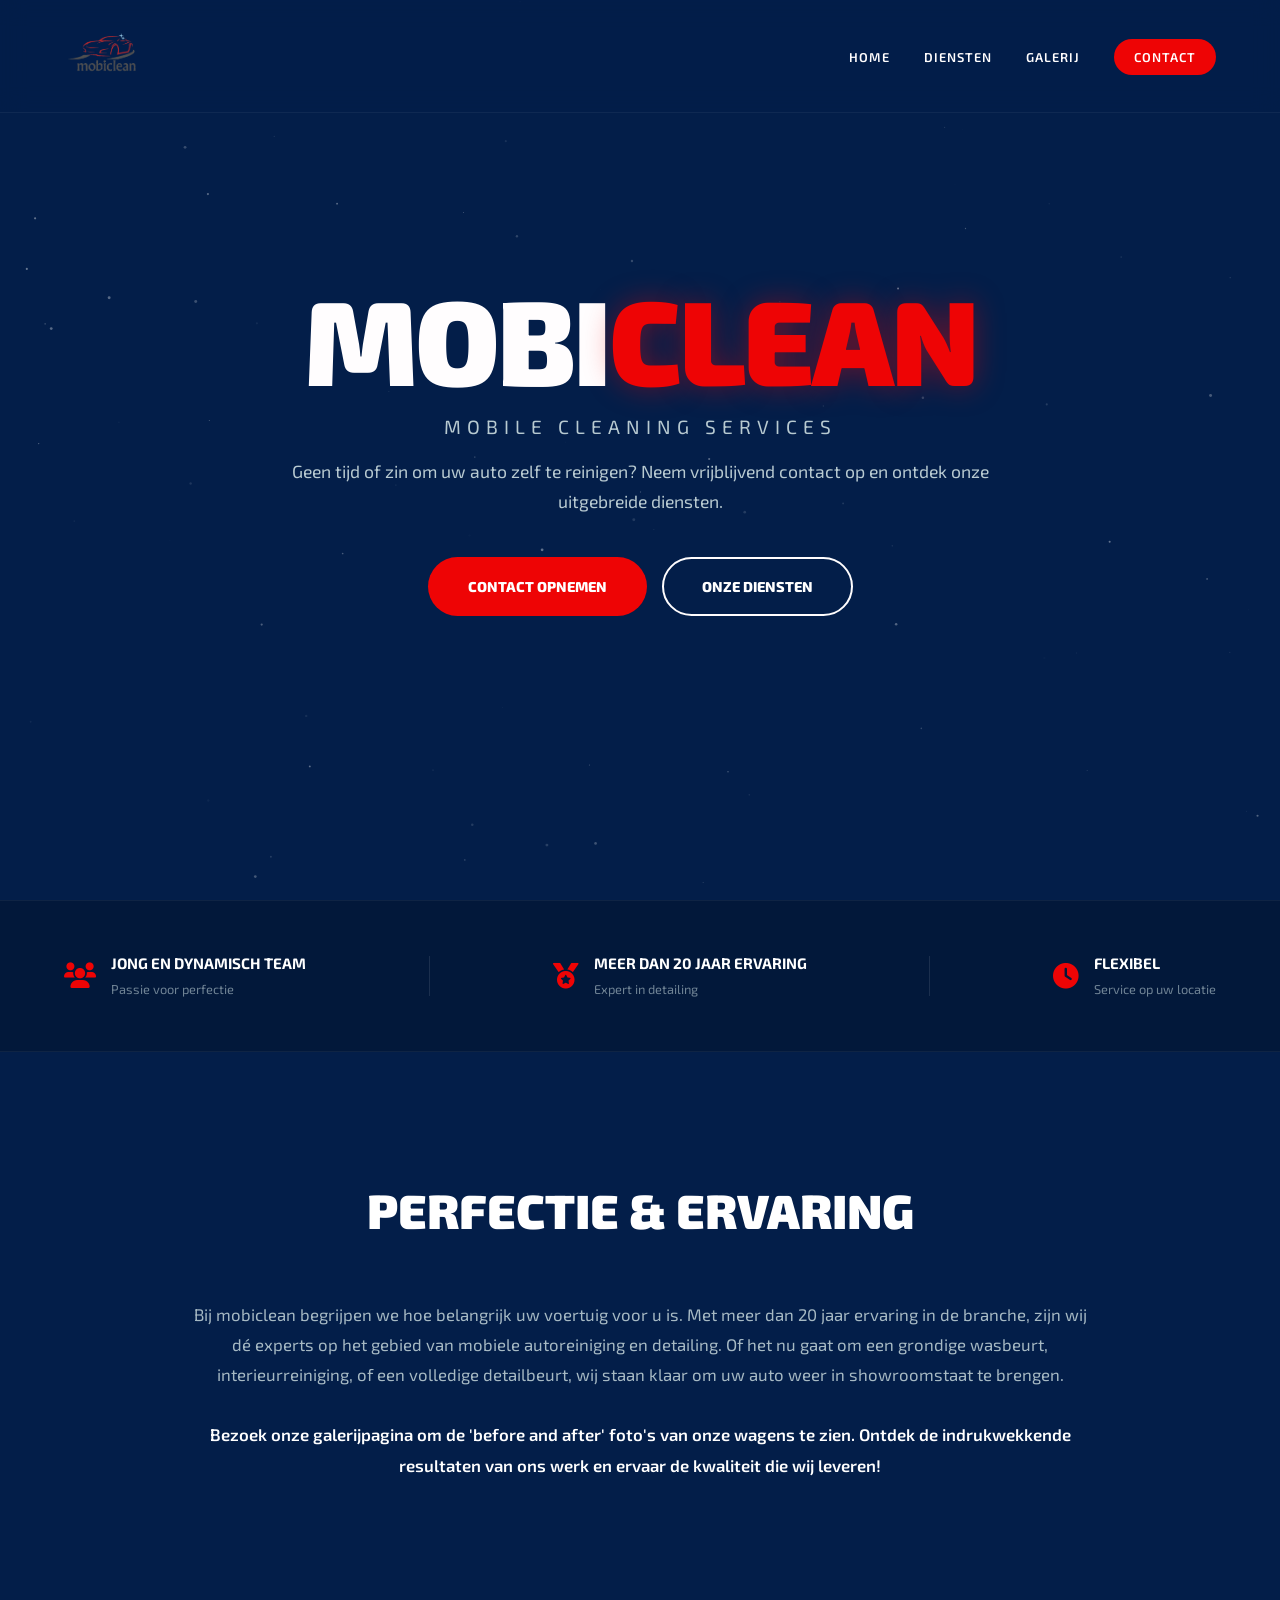
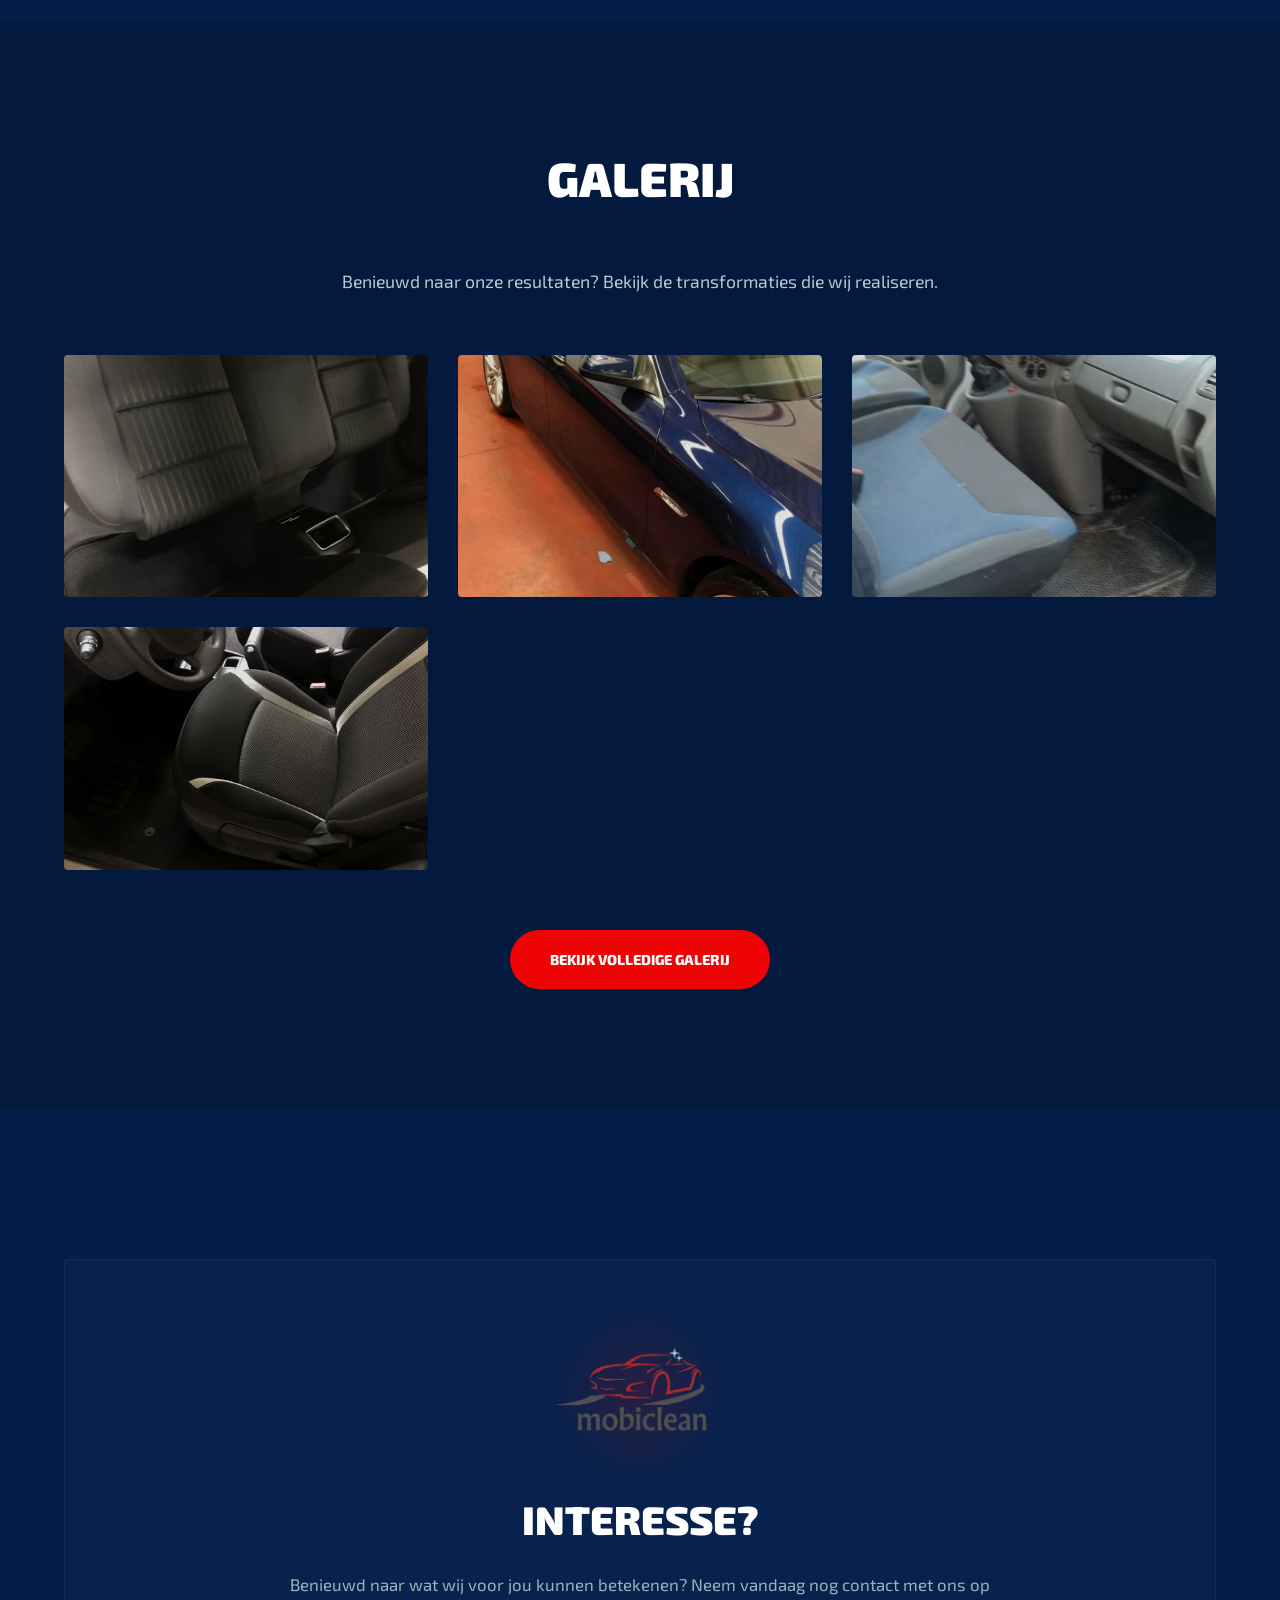
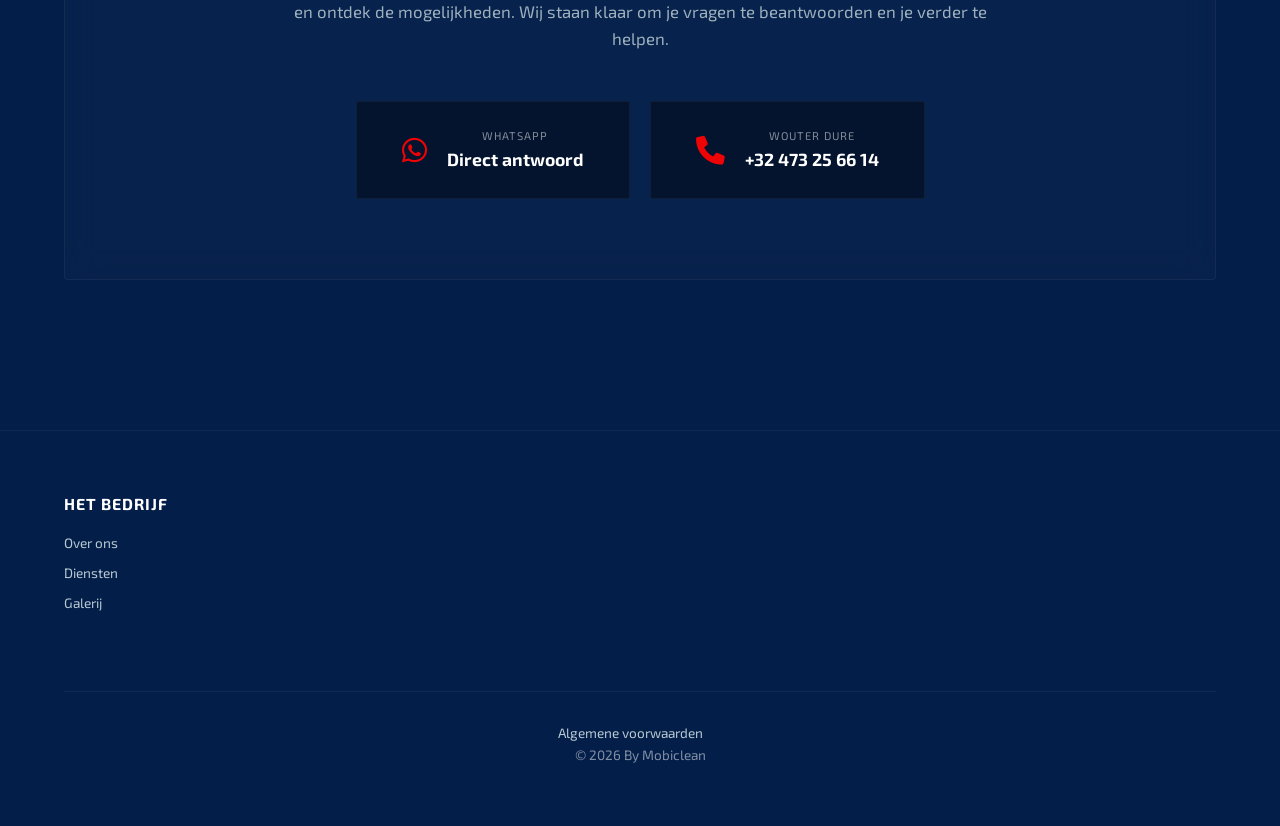
<file: index.html>
<!DOCTYPE html>
<html lang="nl">
<head>
    <meta charset="UTF-8">
    <meta name="viewport" content="width=device-width, initial-scale=1.0">
    <title>Mobiclean | Premium Mobile Detailing</title>
    <link href="https://fonts.googleapis.com/css2?family=Exo+2:wght@400;600;800;900&family=Montserrat:wght@300;400;700&display=swap" rel="stylesheet">
    <link rel="stylesheet" href="https://cdnjs.cloudflare.com/ajax/libs/font-awesome/6.0.0/css/all.min.css">
    <link rel="stylesheet" href="css\style.css">
</head>
<body>

<header class="header">
    <div class="container header-inner">
        <div class="logo">
            <img src="assets/images/logo.png" alt="Mobiclean Logo">
        </div>
        <nav class="nav">
            <a href="#home">Home</a>
            <a href="#diensten">Diensten</a>
            <a href="gallery.html">Galerij</a>
            <a href="contact.html" class="btn-red-small">Contact</a>
        </nav>
    </div>
</header>

<main>
    <section id="home" class="hero">
        <canvas id="heroParticles"></canvas>
        <div class="hero-content">
            <h1 class="reveal">MOBI<span class="text-red">CLEAN</span></h1>
            <p class="reveal subtitle">Mobile cleaning services</p>
            <p class="reveal hero-description">Geen tijd of zin om uw auto zelf te reinigen? Neem vrijblijvend contact op en ontdek onze uitgebreide diensten.</p>
            <div class="hero-btns reveal">
                <a href="contact.html" class="btn-red">Contact opnemen</a>
                <a href="#diensten" class="btn-outline">Onze diensten</a>
            </div>
        </div>
        <div class="scroll-indicator"></div>
    </section>

    <section class="brand-strip">
        <div class="container strip-inner">
            <div class="strip-item reveal">
                <span class="strip-icon"><i class="fa-solid fa-users"></i></span>
                <div class="strip-text">
                    <strong>Jong en dynamisch team</strong>
                    <span>Passie voor perfectie</span>
                </div>
            </div>
            <div class="strip-divider"></div>
            <div class="strip-item reveal">
                <span class="strip-icon"><i class="fa-solid fa-medal"></i></span>
                <div class="strip-text">
                    <strong>Meer dan 20 jaar ervaring</strong>
                    <span>Expert in detailing</span>
                </div>
            </div>
            <div class="strip-divider"></div>
            <div class="strip-item reveal">
                <span class="strip-icon"><i class="fa-solid fa-clock"></i></span>
                <div class="strip-text">
                    <strong>Flexibel</strong>
                    <span>Service op uw locatie</span>
                </div>
            </div>
        </div>
    </section>

    <section id="diensten" class="services-minimal">
        <div class="container">
            <h2 class="section-title reveal">Perfectie & <span class="text-red">Ervaring</span></h2>
            <div class="intro-text reveal">
                <p>Bij mobiclean begrijpen we hoe belangrijk uw voertuig voor u is. Met meer dan 20 jaar ervaring in de branche, zijn wij dé experts op het gebied van mobiele autoreiniging en detailing. Of het nu gaat om een grondige wasbeurt, interieurreiniging, of een volledige detailbeurt, wij staan klaar om uw auto weer in showroomstaat te brengen.</p>
                <p class="cta-text">Bezoek onze galerijpagina om de 'before and after' foto's van onze wagens te zien. Ontdek de indrukwekkende resultaten van ons werk en ervaar de kwaliteit die wij leveren!</p>
            </div>
        </div>
    </section>

    <section id="galerij" class="gallery-preview">
        <div class="container">
            <h2 class="section-title reveal"><span class="text-red">Galerij</span></h2>
            <p class="gallery-intro reveal">Benieuwd naar onze resultaten? Bekijk de transformaties die wij realiseren.</p>
            
            <div class="preview-grid">
                <div class="preview-item reveal" style="animation-delay: 0.1s">
                    <div class="preview-image">
                        <img src="assets\images\A4\a4-int-back.after.jpg" alt="Audi A4 Detail">
                        <div class="preview-overlay">
                            <span class="preview-label">Audi A4</span>
                        </div>
                    </div>
                </div>
                <div class="preview-item reveal" style="animation-delay: 0.2s">
                    <div class="preview-image">
                        <img src="assets\images\520\520-After.jpg" alt="BMW Detail">
                        <div class="preview-overlay">
                            <span class="preview-label">BMW 520d Touring</span>
                        </div>
                    </div>
                </div>
                <div class="preview-item reveal" style="animation-delay: 0.3s">
                    <div class="preview-image">
                        <img src="assets\images\Trafic\Trafic-int.before.jpg" alt="Renault Trafic">
                        <div class="preview-overlay">
                            <span class="preview-label">Renault Trafic</span>
                        </div>
                    </div>
                </div>
                <div class="preview-item reveal" style="animation-delay: 0.4s">
                    <div class="preview-image">
                        <img src="assets\images\Kangoo\Kangoo-driver.after.webp" alt="Renault Kangoo">
                        <div class="preview-overlay">
                            <span class="preview-label">Renault Kangoo</span>
                        </div>
                    </div>
                </div>
            </div>
            
            <div class="gallery-cta-btn reveal">
                <a href="gallery.html" class="btn-red">Bekijk volledige galerij</a>
            </div>
        </div>
    </section>

    <section id="contact" class="contact-section">
        <div class="container">
            <div class="contact-card reveal">
                <div class="contact-visual">
                    <img src="assets/images/logo.png" alt="Mobiclean Logo" class="contact-logo-img">
                    <div class="glow-ring"></div>
                </div>
                <div class="contact-header">
                    <h2><span class="text-red">Interesse?</span></h2>
                    <p>Benieuwd naar wat wij voor jou kunnen betekenen? Neem vandaag nog contact met ons op en ontdek de mogelijkheden. Wij staan klaar om je vragen te beantwoorden en je verder te helpen.</p>
                </div>
                <div class="contact-grid">
                    <a href="https://wa.me/32473256614" class="contact-method wa-special" target="_blank">
                        <div class="method-icon"><i class="fab fa-whatsapp"></i></div>
                        <div class="method-text"><span>WhatsApp</span><strong>Direct antwoord</strong></div>
                    </a>
                    <a href="tel:+32473256614" class="contact-method">
                        <div class="method-icon"><i class="fa-solid fa-phone"></i></div>
                        <div class="method-text"><span>Wouter Dure</span><strong>+32 473 25 66 14</strong></div>
                    </a>
                </div>
               <!-- <div class="social-links reveal">
                    <h3>Volg ons</h3> 
                    <div class="social-icons">
                        <a href="#" target="_blank" aria-label="Facebook"><i class="fab fa-facebook"></i> Facebook</a>
                        <a href="#" target="_blank" aria-label="Instagram"><i class="fab fa-instagram"></i> Instagram</a>
                    </div> 
                </div> -->
            </div>
        </div>
    </section>
</main>

<footer class="footer">
    <div class="container footer-content">
        <div class="footer-section">
            <h4>Het bedrijf</h4>
            <ul>
                <li><a href="#home">Over ons</a></li>
                <li><a href="#diensten">Diensten</a></li>
                <li><a href="gallery.html">Galerij</a></li>
            </ul>
        </div>
       <!-- <div class="footer-section">
             <h4>Contact</h4>
            <p>Wouter Dure<br>0473 25 66 14</p> 
                    </div>-->
        <div class="footer-bottom">
            <p><a href="terms.html">Algemene voorwaarden</a></p>
            <p>&copy; 2026 By Mobiclean</p>
        </div>
    </div>
</footer>

<script src="js\main.js"></script>
</body>
</html>
</file>
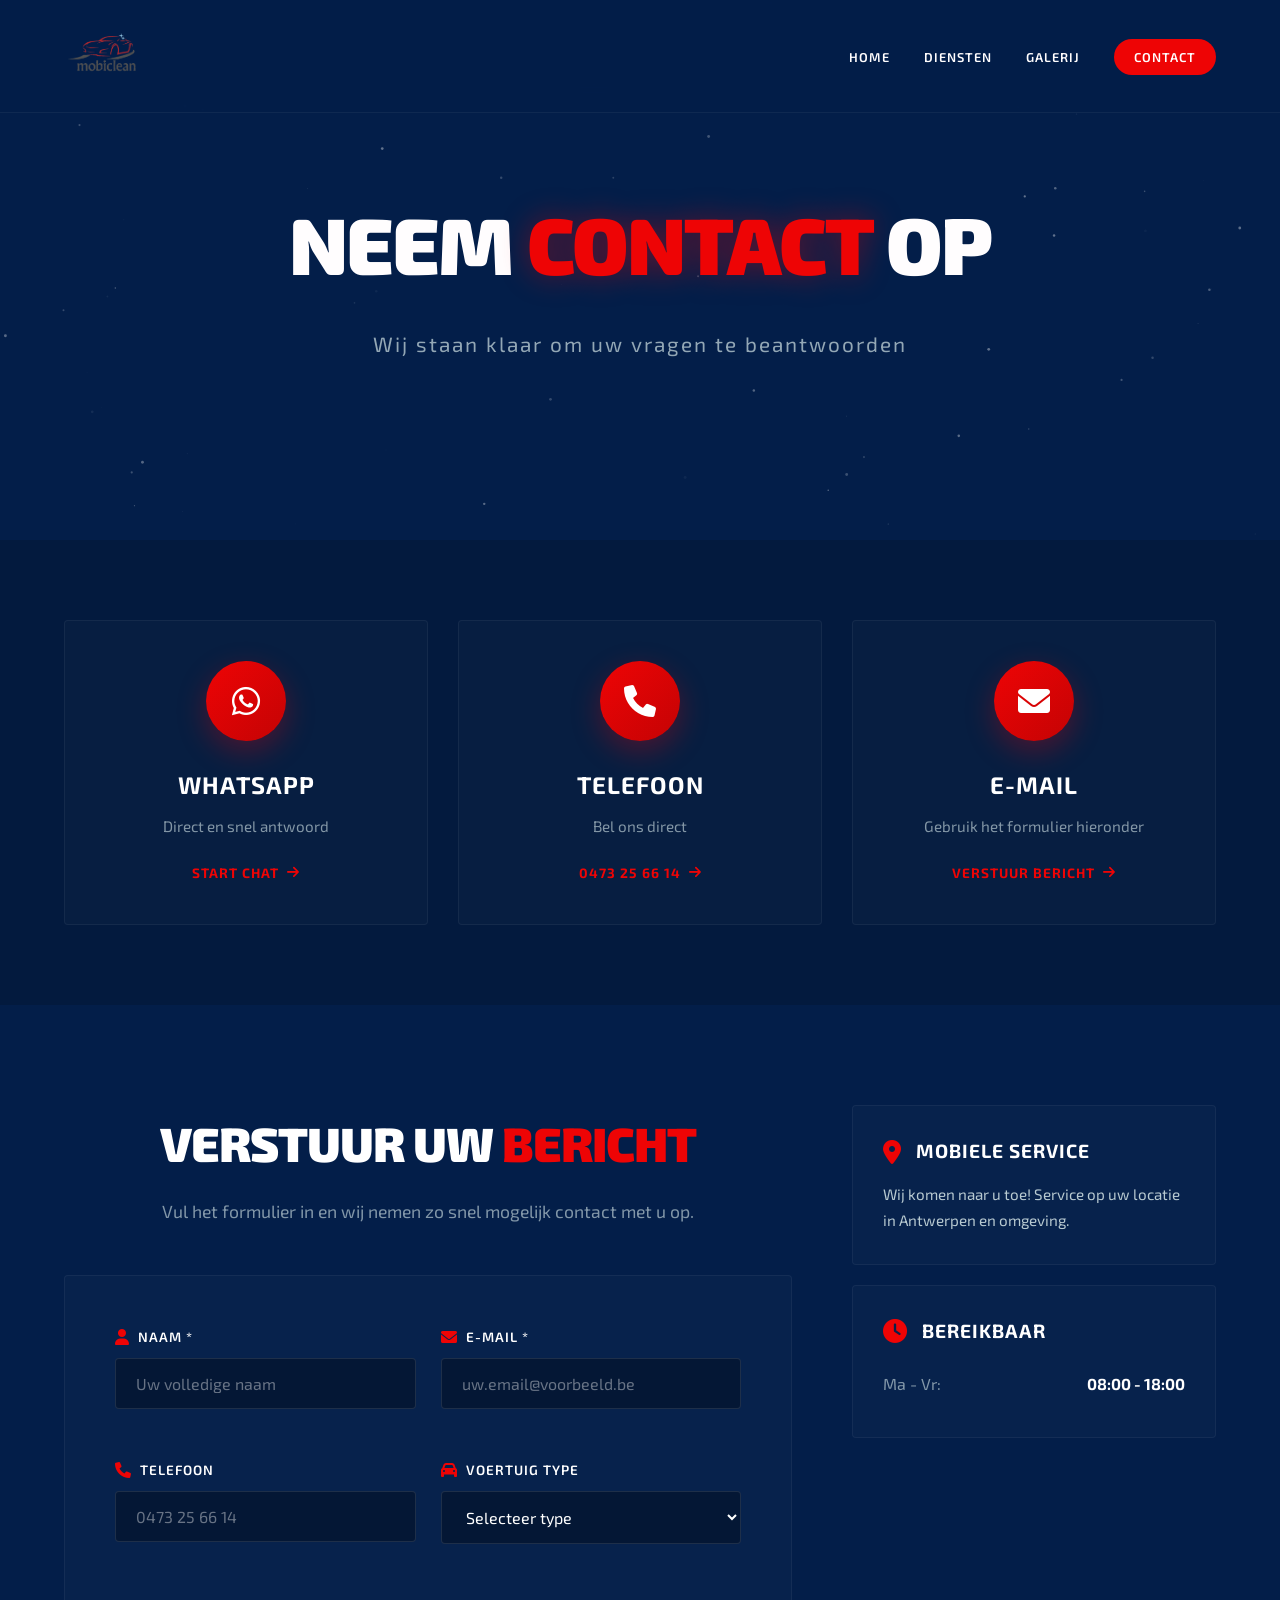
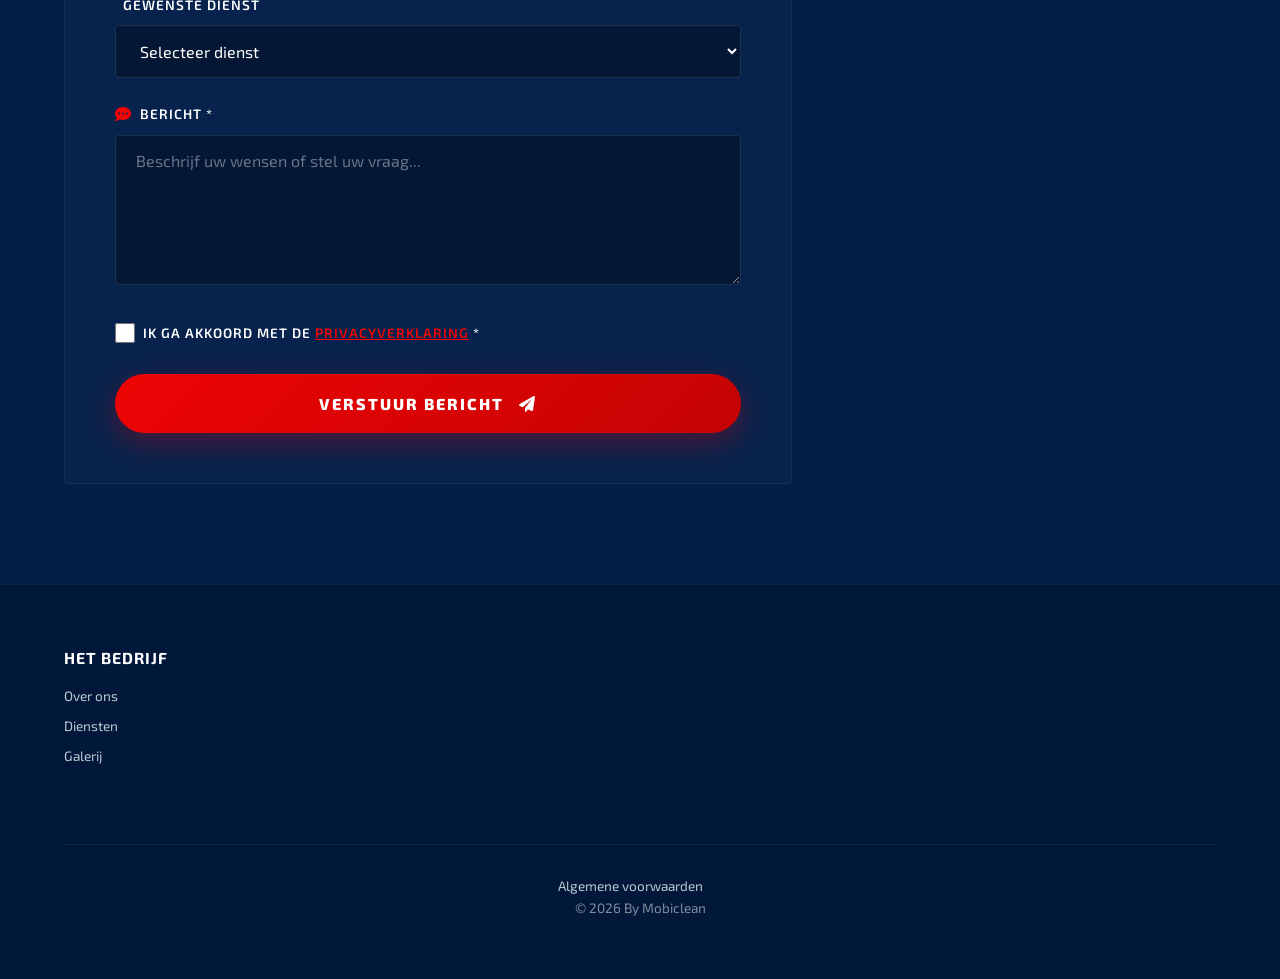
<file: contact.html>
<!DOCTYPE html>
<html lang="nl">
<head>
    <meta charset="UTF-8">
    <meta name="viewport" content="width=device-width, initial-scale=1.0">
    <title>Contact | Mobiclean</title>
    <link href="https://fonts.googleapis.com/css2?family=Exo+2:wght@400;600;800;900&family=Montserrat:wght@300;400;700&display=swap" rel="stylesheet">
    <link rel="stylesheet" href="https://cdnjs.cloudflare.com/ajax/libs/font-awesome/6.0.0/css/all.min.css">
    <link rel="stylesheet" href="css\contact.css">
</head>
<body>

<header class="header">
    <div class="container header-inner">
        <div class="logo">
            <a href="index.html">
                <img src="assets\images\logo.png" alt="Mobiclean Logo">
            </a>
        </div>
        <nav class="nav">
            <a href="index.html#home">Home</a>
            <a href="index.html#diensten">Diensten</a>
            <a href="gallery.html">Galerij</a>
            <a href="contact.html" class="btn-red-small">Contact</a>
        </nav>
    </div>
</header>

<main>
    <!-- Hero Section -->
    <section class="contact-hero">
        <canvas id="contactParticles"></canvas>
        <div class="container">
            <div class="hero-content reveal">
                <h1>Neem <span class="text-red">Contact</span> Op</h1>
                <p>Wij staan klaar om uw vragen te beantwoorden</p>
            </div>
        </div>
    </section>

    <!-- Contact Methods -->
    <section class="contact-methods">
        <div class="container">
            <div class="methods-grid">
                <div class="method-card reveal" style="animation-delay: 0.1s">
                    <div class="method-icon-wrapper">
                        <i class="fab fa-whatsapp"></i>
                    </div>
                    <h3>WhatsApp</h3>
                    <p>Direct en snel antwoord</p>
                    <a href="https://wa.me/32473256614" class="method-link" target="_blank">
                        Start chat <i class="fas fa-arrow-right"></i>
                    </a>
                </div>

                <div class="method-card reveal" style="animation-delay: 0.2s">
                    <div class="method-icon-wrapper">
                        <i class="fas fa-phone"></i>
                    </div>
                    <h3>Telefoon</h3>
                    <p>Bel ons direct</p>
                    <a href="tel:+32473256614" class="method-link">
                        0473 25 66 14 <i class="fas fa-arrow-right"></i>
                    </a>
                </div>

                <div class="method-card reveal" style="animation-delay: 0.3s">
                    <div class="method-icon-wrapper">
                        <i class="fas fa-envelope"></i>
                    </div>
                    <h3>E-mail</h3>
                    <p>Gebruik het formulier hieronder</p>
                    <a href="#contact-form" class="method-link">
                        Verstuur bericht <i class="fas fa-arrow-right"></i>
                    </a>
                </div>
            </div>
        </div>
    </section>

    <!-- Contact Form Section -->
    <section id="contact-form" class="form-section">
        <div class="container">
            <div class="form-container">
                <div class="form-header reveal">
                    <h2>Verstuur uw <span class="text-red">bericht</span></h2>
                    <p>Vul het formulier in en wij nemen zo snel mogelijk contact met u op.</p>
                </div>

                <form id="contactForm" class="contact-form reveal">
                    <div class="form-row">
                        <div class="form-group">
                            <label for="name">
                                <i class="fas fa-user"></i> Naam *
                            </label>
                            <input type="text" id="name" name="name" required placeholder="Uw volledige naam">
                        </div>

                        <div class="form-group">
                            <label for="email">
                                <i class="fas fa-envelope"></i> E-mail *
                            </label>
                            <input type="email" id="email" name="email" required placeholder="uw.email@voorbeeld.be">
                        </div>
                    </div>

                    <div class="form-row">
                        <div class="form-group">
                            <label for="phone">
                                <i class="fas fa-phone"></i> Telefoon
                            </label>
                            <input type="tel" id="phone" name="phone" placeholder="0473 25 66 14">
                        </div>

                        <div class="form-group">
                            <label for="vehicle">
                                <i class="fas fa-car"></i> Voertuig type
                            </label>
                            <select id="vehicle" name="vehicle">
                                <option value="">Selecteer type</option>
                                <option value="sedan">Sedan</option>
                                <option value="suv">SUV</option>
                                <option value="stationwagen">Stationwagen</option>
                                <option value="bestelwagen">Bestelwagen</option>
                                <option value="sport">Sportwagen</option>
                                <option value="anders">Anders</option>
                            </select>
                        </div>
                    </div>

                    <div class="form-group">
                        <label for="service">
                            <i class="fas fa-sparkles"></i> Gewenste dienst
                        </label>
                        <select id="service" name="service">
                            <option value="">Selecteer dienst</option>
                            <option value="interieur">Interieur Detail</option>
                            <option value="exterieur">Exterieur Detail</option>
                            <option value="volledig">Volledig Detail Pakket</option>
                            <option value="polijsten">Polijsten & Lakcorrectie</option>
                            <option value="bescherming">Keramische Bescherming</option>
                            <option value="anders">Anders / Advies nodig</option>
                        </select>
                    </div>

                    <div class="form-group">
                        <label for="message">
                            <i class="fas fa-comment-dots"></i> Bericht *
                        </label>
                        <textarea id="message" name="message" rows="6" required placeholder="Beschrijf uw wensen of stel uw vraag..."></textarea>
                    </div>

                    <div class="form-group checkbox-group">
                        <label class="checkbox-label">
                            <input type="checkbox" id="privacy" name="privacy" required>
                            <span>Ik ga akkoord met de <a href="privacy.html" target="privacy.html">privacyverklaring</a> *</span>
                        </label>
                    </div>

                    <button type="submit" class="btn-submit">
                        <span class="btn-text">Verstuur bericht</span>
                        <span class="btn-icon"><i class="fas fa-paper-plane"></i></span>
                    </button>

                    <div id="formStatus" class="form-status"></div>
                </form>
            </div>

            <!-- Contact Info Sidebar -->
            <div class="contact-info reveal">
                <div class="info-card">
                    <div class="info-header">
                        <i class="fas fa-map-marker-alt"></i>
                        <h3>Mobiele Service</h3>
                    </div>
                    <p>Wij komen naar u toe! Service op uw locatie in Antwerpen en omgeving.</p>
                </div>

                <div class="info-card">
                    <div class="info-header">
                        <i class="fas fa-clock"></i>
                        <h3>Bereikbaar</h3>
                    </div>
                    <ul class="hours-list">
                        <li><span>Ma - Vr:</span> <strong>08:00 - 18:00</strong></li>
                        
                    </ul>
                </div>

               

                <!-- <div class="social-connect">
                    <h4>Volg ons</h4>
                    <div class="social-buttons">
                        <a href="#" target="_blank" class="social-btn facebook">
                            <i class="fab fa-facebook-f"></i>
                        </a>
                        <a href="#" target="_blank" class="social-btn instagram">
                            <i class="fab fa-instagram"></i>
                        </a>
                    </div>
                </div> -->
            </div>
        </div>
    </section>

    <!-- Map Section (Optional) -->
   <!-- <section class="map-section">
        <div class="container">
            <div class="map-info reveal">
                <h3>Werkgebied</h3>
                <p>Wij bedienen Antwerpen en omliggende regio's binnen een straal van 30km.</p>
            </div>
        </div>
    </section> -->
</main>

<footer class="footer">
    <div class="container footer-content">
        <div class="footer-section">
            <h4>Het bedrijf</h4>
            <ul>
                <li><a href="index.html#home">Over ons</a></li>
                <li><a href="index.html#diensten">Diensten</a></li>
                <li><a href="gallery.html">Galerij</a></li>
            </ul>
        </div>
        <!--  <h4>Contact</h4>
            <p>Wouter Dure<br>0473 25 66 14</p> -->
        <div class="footer-bottom">
            <p><a href="#">Algemene voorwaarden</a></p>
            <p>&copy; 2026 By Mobiclean</p>
        </div>
    </div>
</footer>

<script src="js\contact.js"></script>
</body>
</html>
</file>
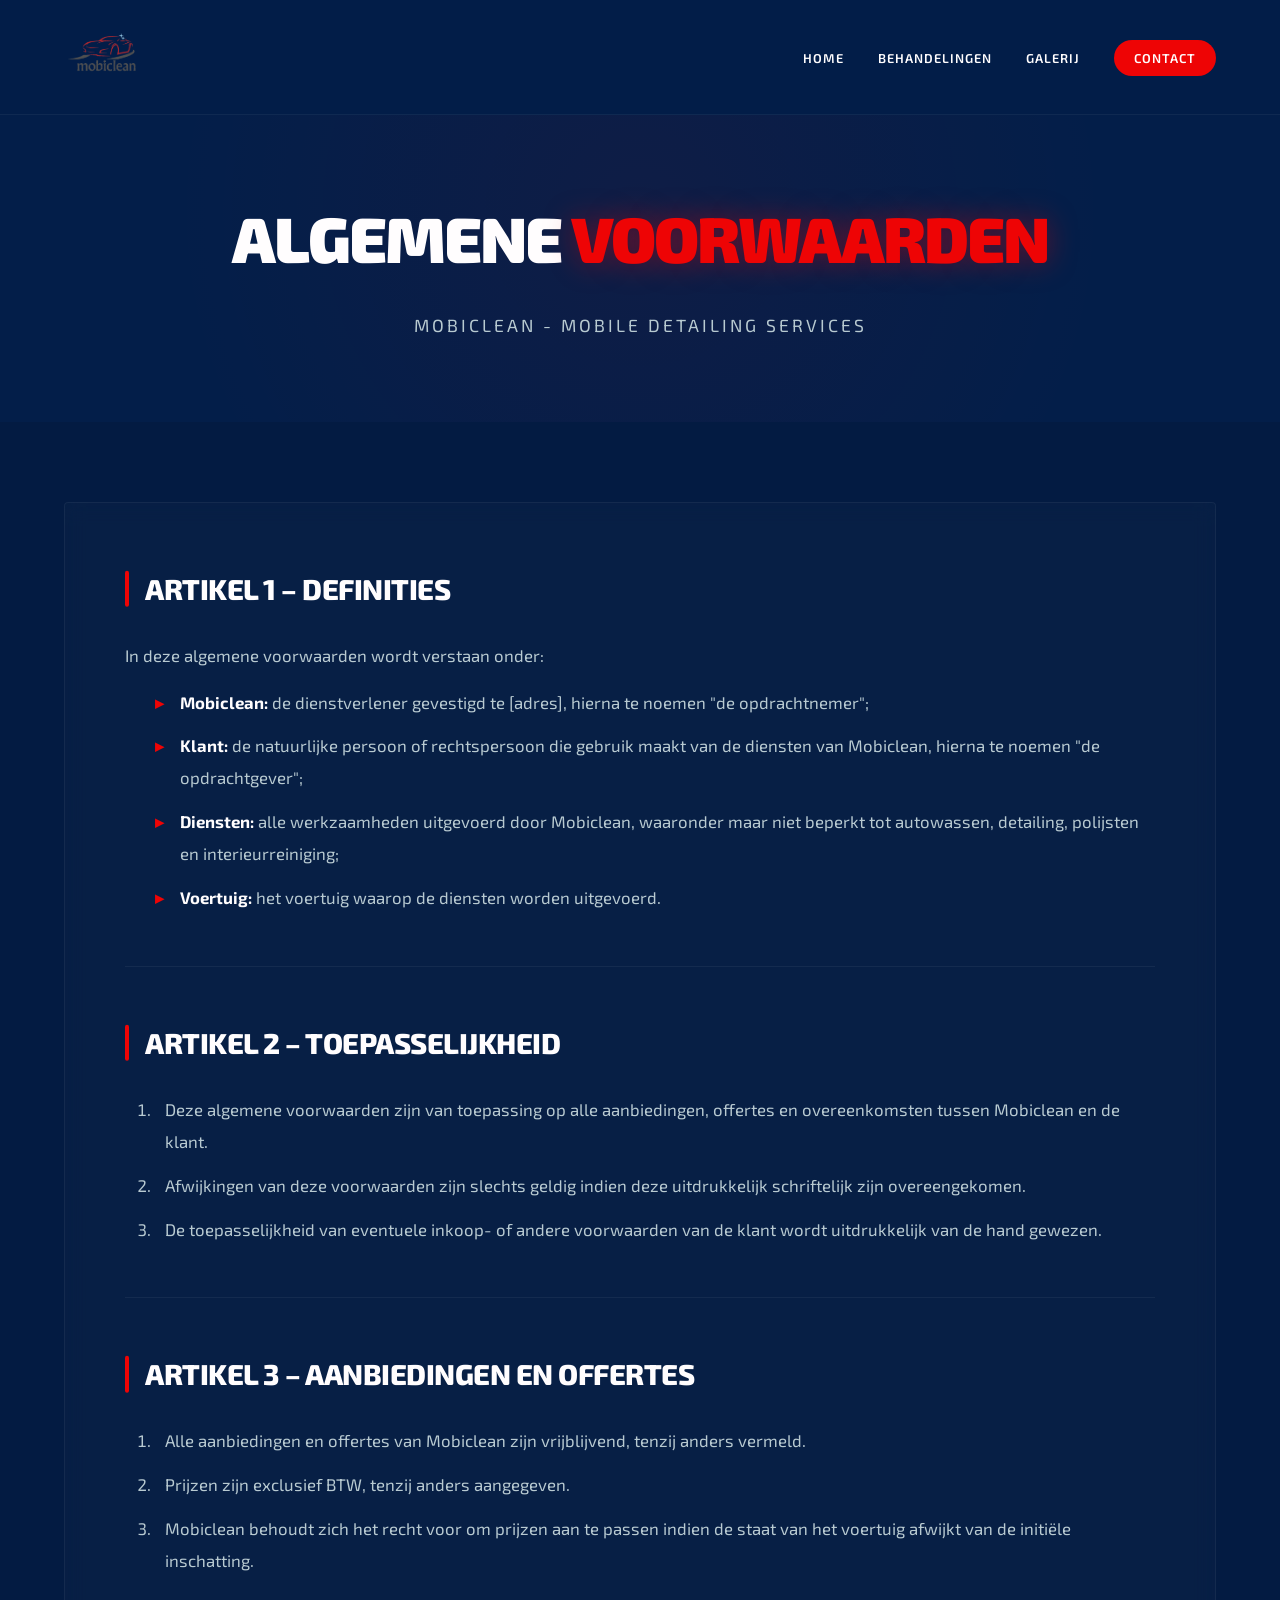
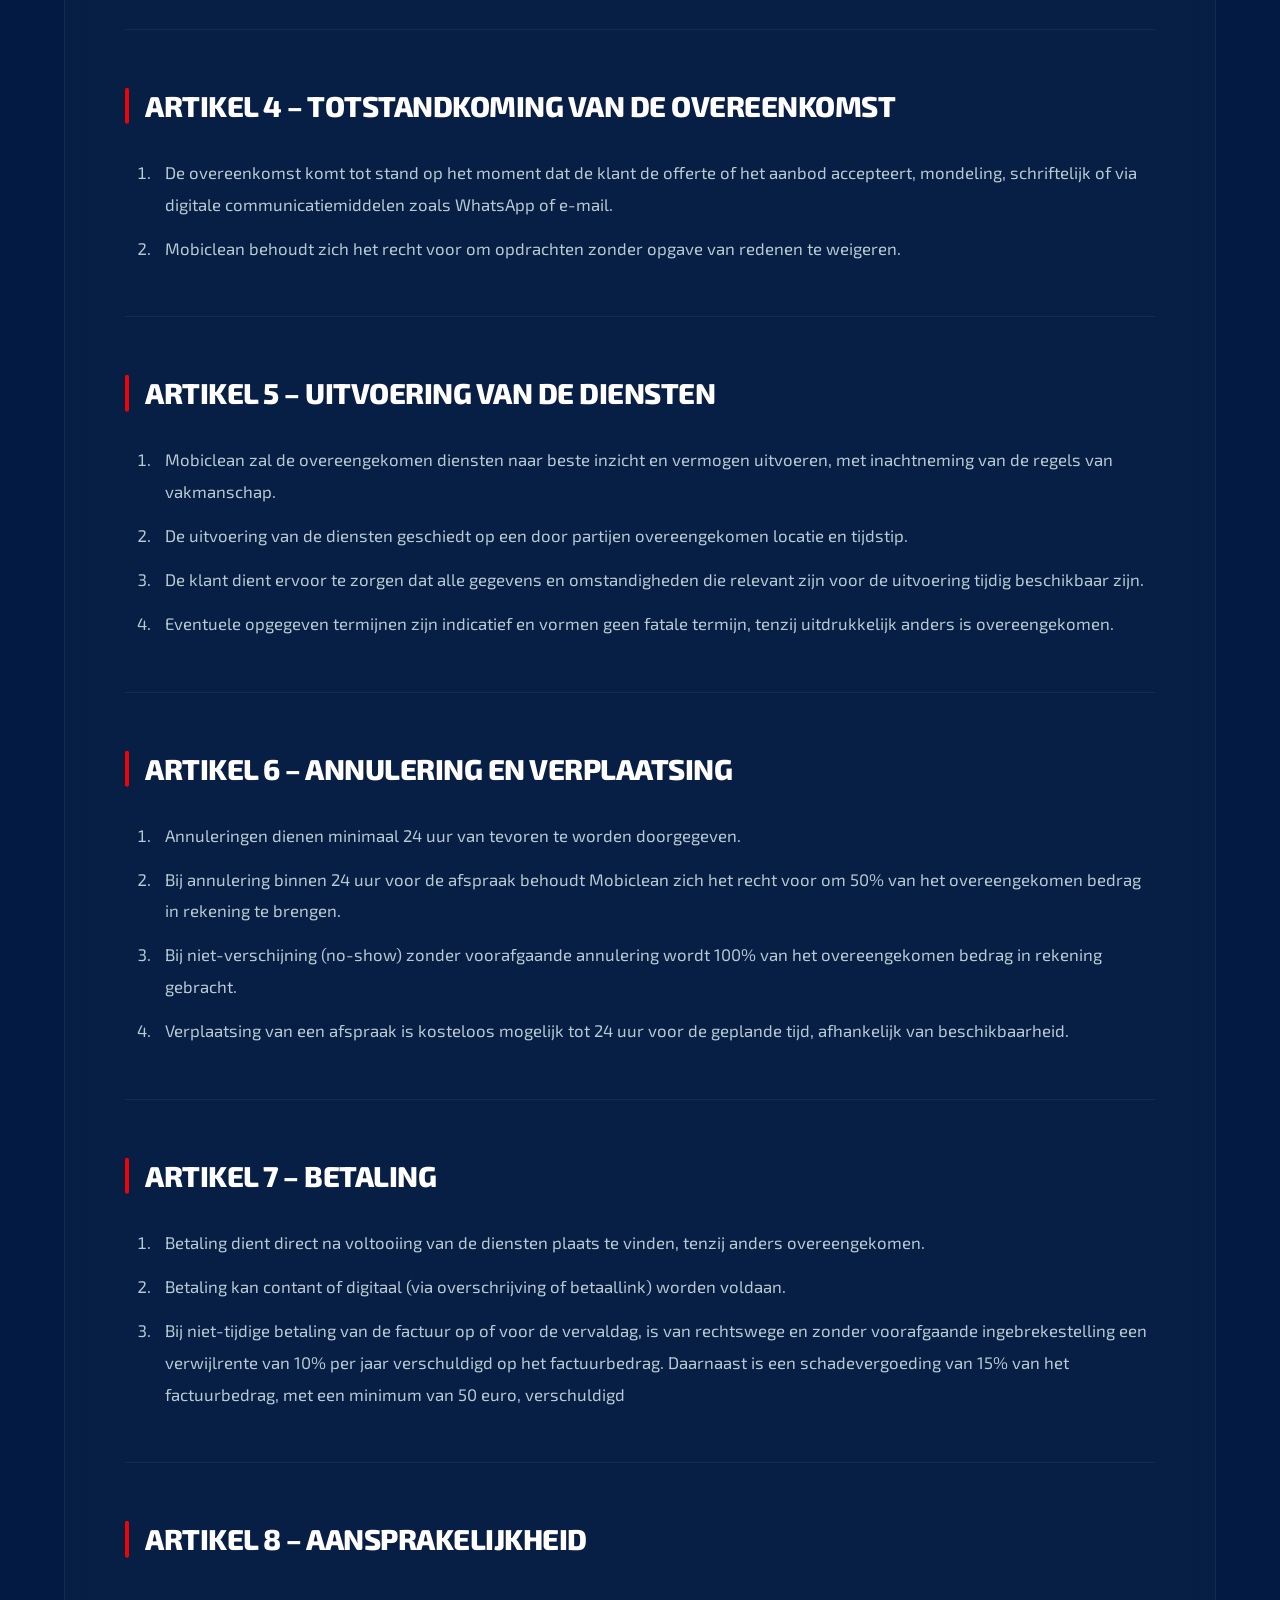
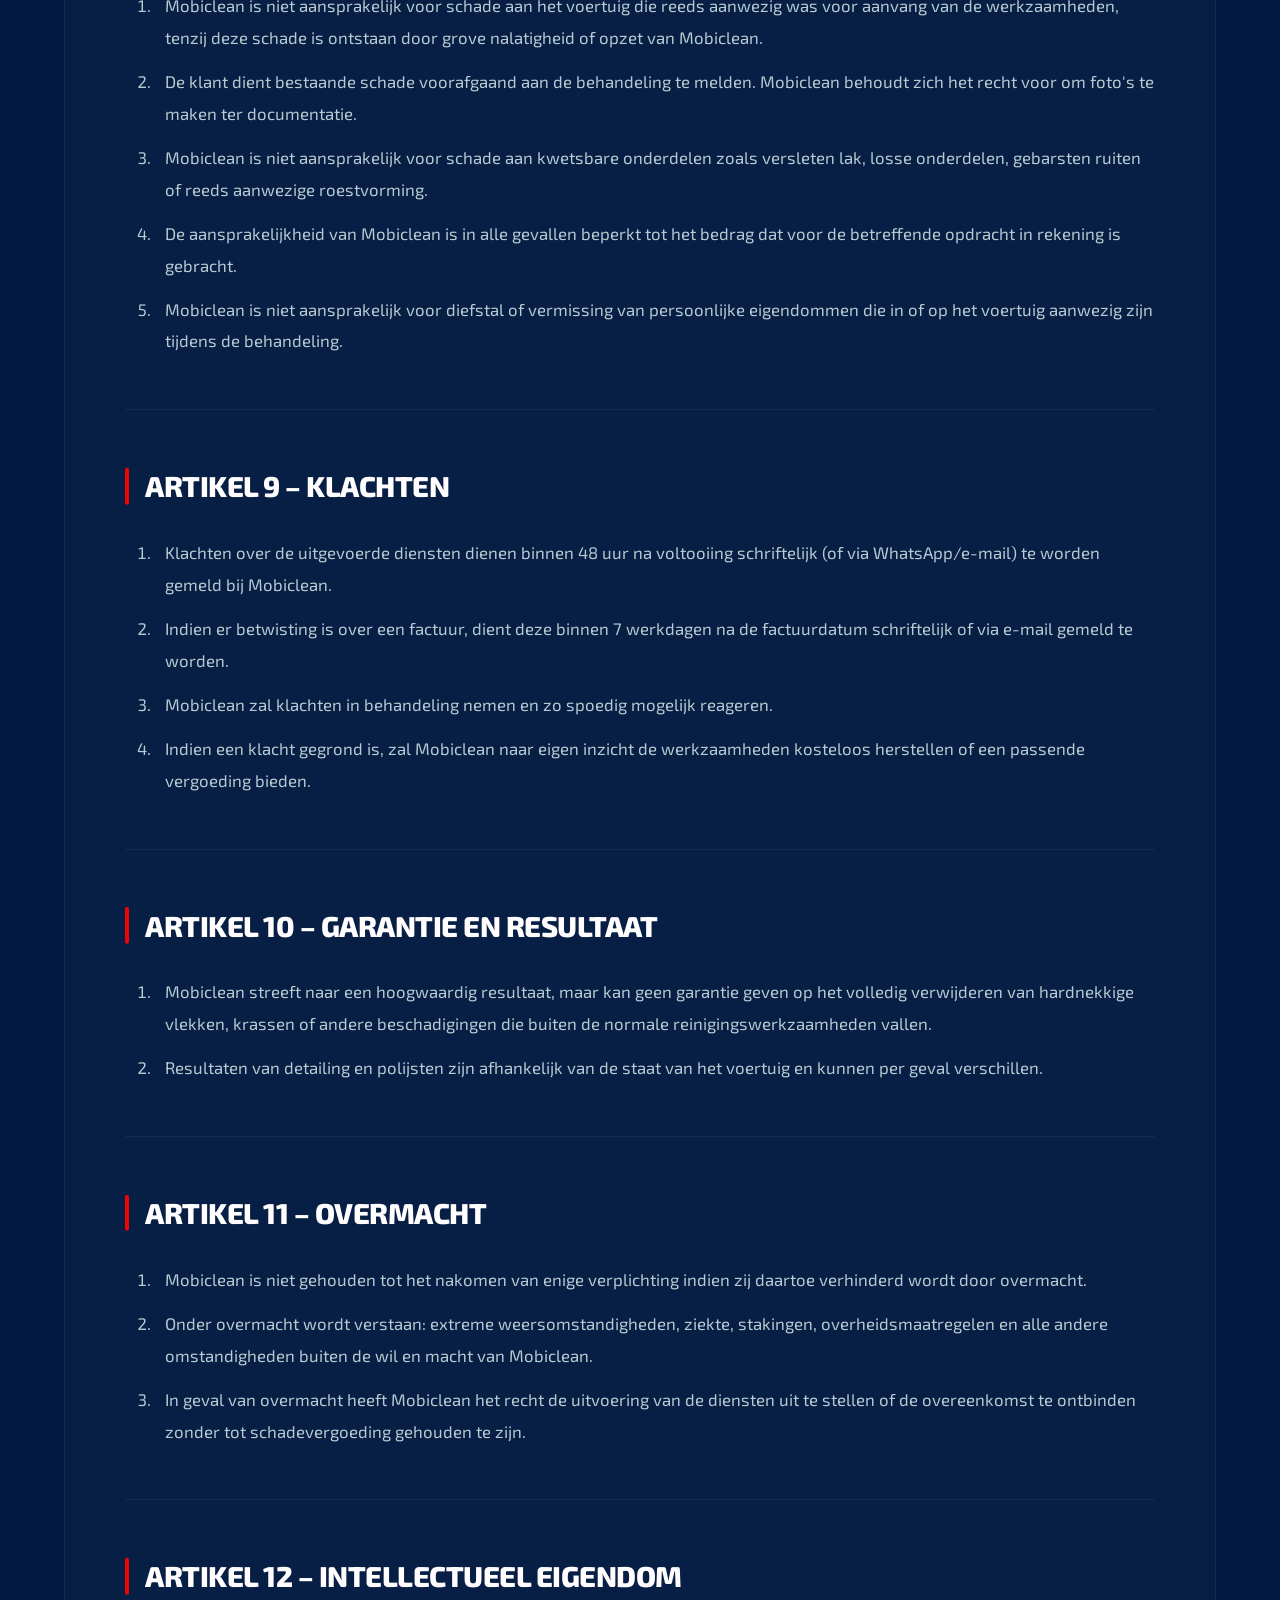
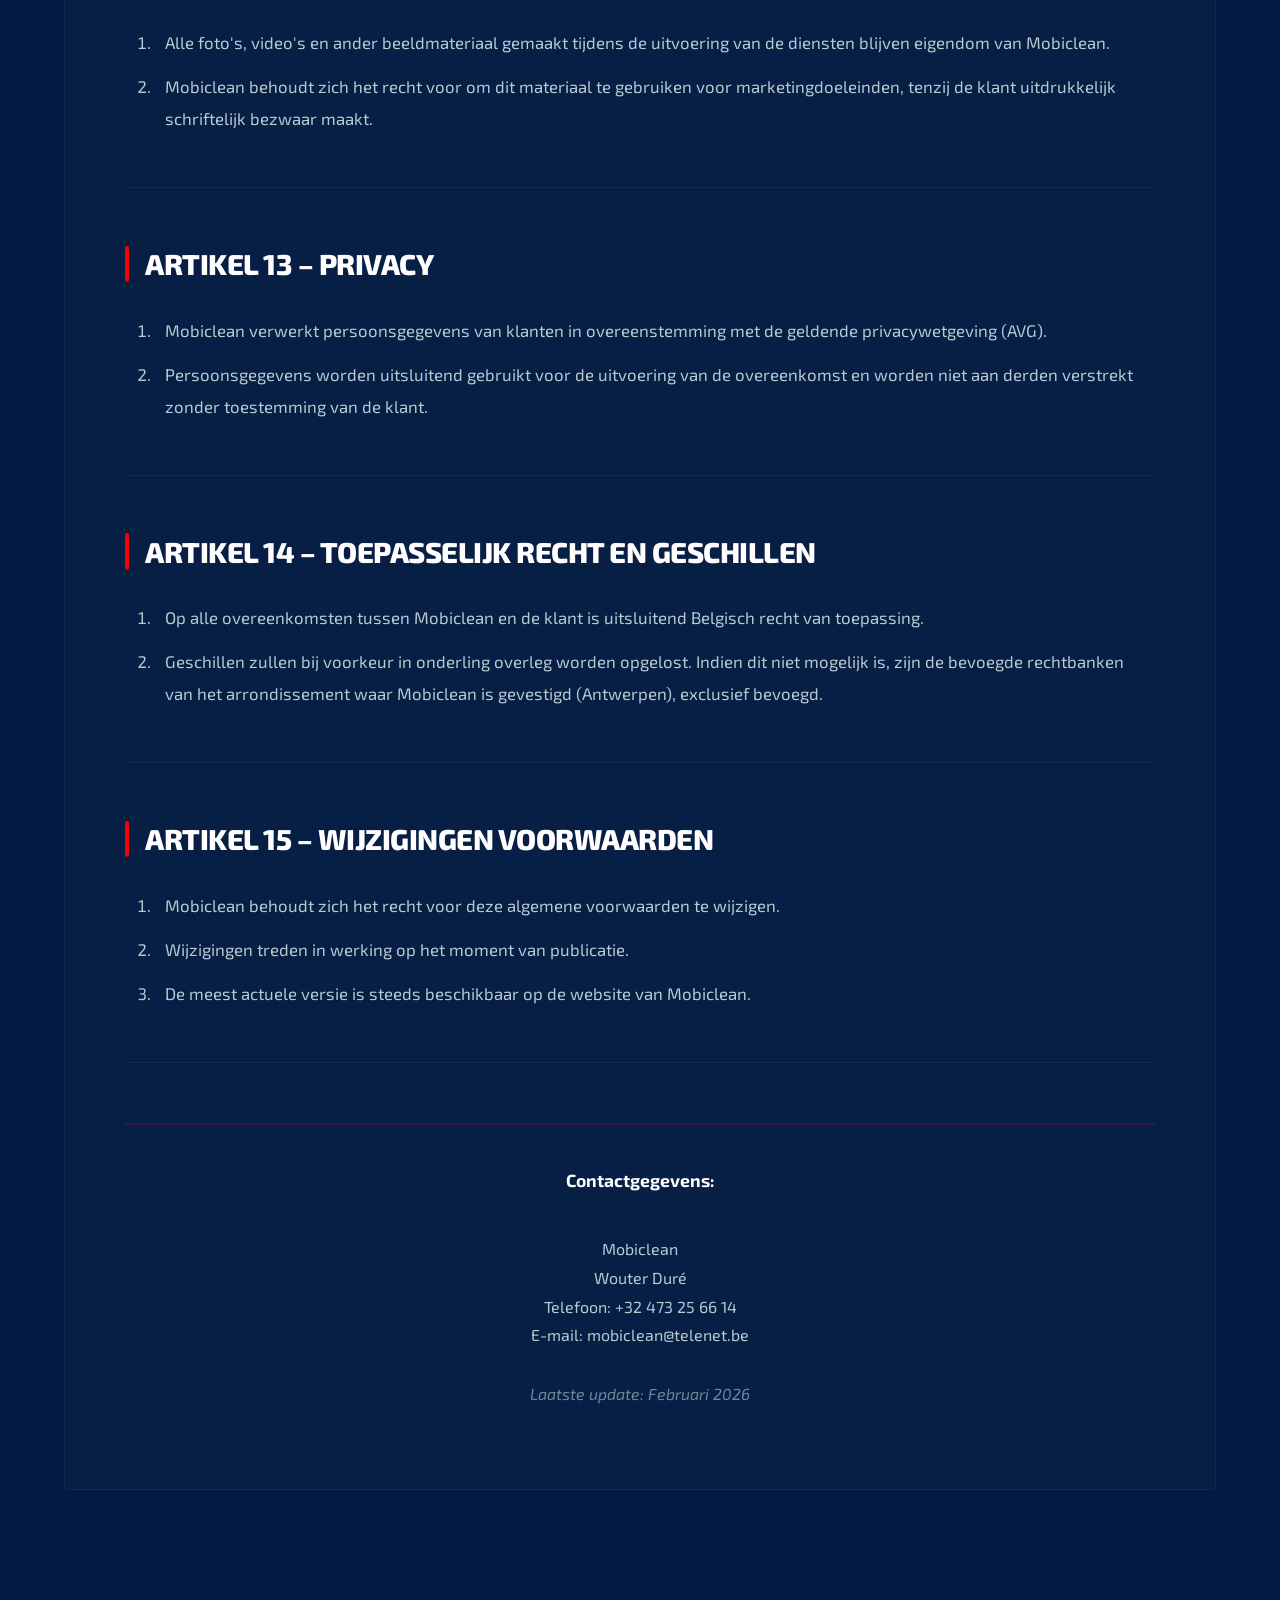
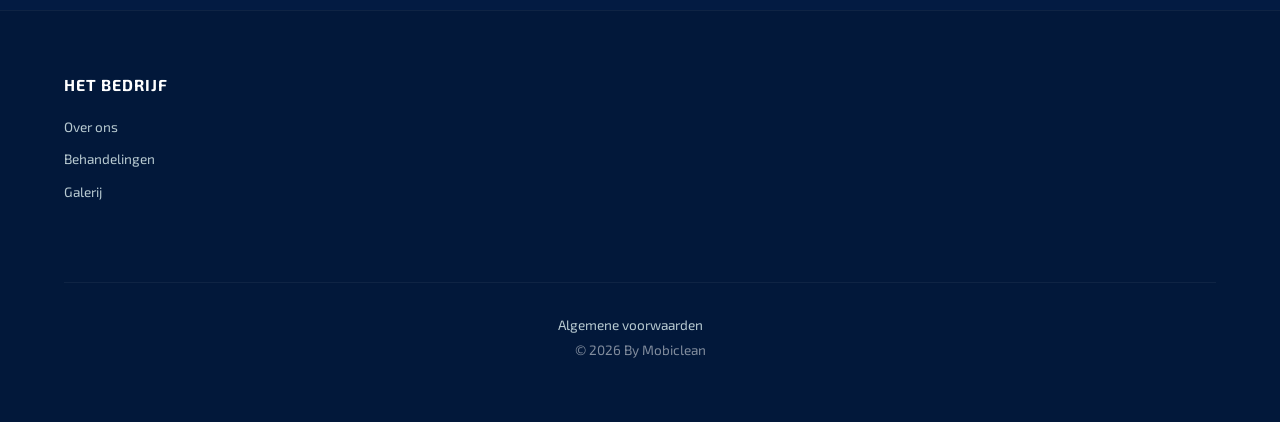
<file: terms.html>
<!DOCTYPE html>
<html lang="nl">
<head>
    <meta charset="UTF-8">
    <meta name="viewport" content="width=device-width, initial-scale=1.0">
    <title>Algemene Voorwaarden | Mobiclean</title>
    <link href="https://fonts.googleapis.com/css2?family=Exo+2:wght@400;600;800;900&family=Montserrat:wght@300;400;700&display=swap" rel="stylesheet">
    <link rel="stylesheet" href="https://cdnjs.cloudflare.com/ajax/libs/font-awesome/6.0.0/css/all.min.css">
    <link rel="stylesheet" href="css\terms.css">
</head>
<body>

<header class="header">
    <div class="container header-inner">
        <div class="logo">
            <a href="index.html">
                <img src="assets\images\logo.png" alt="Mobiclean Logo">
            </a>
        </div>
        <nav class="nav">
            <a href="index.html#home">Home</a>
            <a href="index.html#behandelingen">Behandelingen</a>
            <a href="gallery.html">Galerij</a>
            <a href="contact.html" class="btn-red-small">Contact</a>
        </nav>
    </div>
</header>

<main>
    <section class="terms-hero">
        <div class="container">
            <h1 class="reveal">Algemene <span class="text-red">Voorwaarden</span></h1>
            <p class="reveal">Mobiclean - Mobile Detailing Services</p>
        </div>
    </section>

    <section class="terms-content">
        <div class="container">
            <div class="terms-wrapper reveal">
                
                <div class="terms-section">
                    <h2>Artikel 1 – Definities</h2>
                    <p>In deze algemene voorwaarden wordt verstaan onder:</p>
                    <ul>
                        <li><strong>Mobiclean:</strong> de dienstverlener gevestigd te [adres], hierna te noemen "de opdrachtnemer";</li>
                        <li><strong>Klant:</strong> de natuurlijke persoon of rechtspersoon die gebruik maakt van de diensten van Mobiclean, hierna te noemen "de opdrachtgever";</li>
                        <li><strong>Diensten:</strong> alle werkzaamheden uitgevoerd door Mobiclean, waaronder maar niet beperkt tot autowassen, detailing, polijsten en interieurreiniging;</li>
                        <li><strong>Voertuig:</strong> het voertuig waarop de diensten worden uitgevoerd.</li>
                    </ul>
                </div>

                <div class="terms-section">
                    <h2>Artikel 2 – Toepasselijkheid</h2>
                    <ol>
                        <li>Deze algemene voorwaarden zijn van toepassing op alle aanbiedingen, offertes en overeenkomsten tussen Mobiclean en de klant.</li>
                        <li>Afwijkingen van deze voorwaarden zijn slechts geldig indien deze uitdrukkelijk schriftelijk zijn overeengekomen.</li>
                        <li>De toepasselijkheid van eventuele inkoop- of andere voorwaarden van de klant wordt uitdrukkelijk van de hand gewezen.</li>
                    </ol>
                </div>

                <div class="terms-section">
                    <h2>Artikel 3 – Aanbiedingen en offertes</h2>
                    <ol>
                        <li>Alle aanbiedingen en offertes van Mobiclean zijn vrijblijvend, tenzij anders vermeld.</li>
                        <li>Prijzen zijn exclusief BTW, tenzij anders aangegeven.</li>
                        <li>Mobiclean behoudt zich het recht voor om prijzen aan te passen indien de staat van het voertuig afwijkt van de initiële inschatting.</li>
                    </ol>
                </div>

                <div class="terms-section">
                    <h2>Artikel 4 – Totstandkoming van de overeenkomst</h2>
                    <ol>
                        <li>De overeenkomst komt tot stand op het moment dat de klant de offerte of het aanbod accepteert, mondeling, schriftelijk of via digitale communicatiemiddelen zoals WhatsApp of e-mail.</li>
                        <li>Mobiclean behoudt zich het recht voor om opdrachten zonder opgave van redenen te weigeren.</li>
                    </ol>
                </div>

                <div class="terms-section">
                    <h2>Artikel 5 – Uitvoering van de diensten</h2>
                    <ol>
                        <li>Mobiclean zal de overeengekomen diensten naar beste inzicht en vermogen uitvoeren, met inachtneming van de regels van vakmanschap.</li>
                        <li>De uitvoering van de diensten geschiedt op een door partijen overeengekomen locatie en tijdstip.</li>
                        <li>De klant dient ervoor te zorgen dat alle gegevens en omstandigheden die relevant zijn voor de uitvoering tijdig beschikbaar zijn.</li>
                        <li>Eventuele opgegeven termijnen zijn indicatief en vormen geen fatale termijn, tenzij uitdrukkelijk anders is overeengekomen.</li>
                    </ol>
                </div>

                <div class="terms-section">
                    <h2>Artikel 6 – Annulering en verplaatsing</h2>
                    <ol>
                        <li>Annuleringen dienen minimaal 24 uur van tevoren te worden doorgegeven.</li>
                        <li>Bij annulering binnen 24 uur voor de afspraak behoudt Mobiclean zich het recht voor om 50% van het overeengekomen bedrag in rekening te brengen.</li>
                        <li>Bij niet-verschijning (no-show) zonder voorafgaande annulering wordt 100% van het overeengekomen bedrag in rekening gebracht.</li>
                        <li>Verplaatsing van een afspraak is kosteloos mogelijk tot 24 uur voor de geplande tijd, afhankelijk van beschikbaarheid.</li>
                    </ol>
                </div>

                <div class="terms-section">
                    <h2>Artikel 7 – Betaling</h2>
                    <ol>
                        <li>Betaling dient direct na voltooiing van de diensten plaats te vinden, tenzij anders overeengekomen.</li>
                        <li>Betaling kan contant of digitaal (via overschrijving of betaallink) worden voldaan.</li>
                        <li>Bij niet-tijdige betaling van de factuur op of voor de vervaldag, is van rechtswege en zonder voorafgaande ingebrekestelling een verwijlrente van 10% per jaar verschuldigd op het factuurbedrag. Daarnaast is een schadevergoeding van 15% van het factuurbedrag, met een minimum van 50 euro, verschuldigd</li>
                    </ol>
                </div>

                <div class="terms-section">
                    <h2>Artikel 8 – Aansprakelijkheid</h2>
                    <ol>
                        <li>Mobiclean is niet aansprakelijk voor schade aan het voertuig die reeds aanwezig was voor aanvang van de werkzaamheden, tenzij deze schade is ontstaan door grove nalatigheid of opzet van Mobiclean.</li>
                        <li>De klant dient bestaande schade voorafgaand aan de behandeling te melden. Mobiclean behoudt zich het recht voor om foto's te maken ter documentatie.</li>
                        <li>Mobiclean is niet aansprakelijk voor schade aan kwetsbare onderdelen zoals versleten lak, losse onderdelen, gebarsten ruiten of reeds aanwezige roestvorming.</li>
                        <li>De aansprakelijkheid van Mobiclean is in alle gevallen beperkt tot het bedrag dat voor de betreffende opdracht in rekening is gebracht.</li>
                        <li>Mobiclean is niet aansprakelijk voor diefstal of vermissing van persoonlijke eigendommen die in of op het voertuig aanwezig zijn tijdens de behandeling.</li>
                    </ol>
                </div>

                <div class="terms-section">
                    <h2>Artikel 9 – Klachten</h2>
                    <ol>
                        <li>Klachten over de uitgevoerde diensten dienen binnen 48 uur na voltooiing schriftelijk (of via WhatsApp/e-mail) te worden gemeld bij Mobiclean.</li>
                        <li>Indien er betwisting is over een factuur, dient deze binnen 7 werkdagen na de factuurdatum schriftelijk of via e-mail gemeld te worden.</li>
                        <li>Mobiclean zal klachten in behandeling nemen en zo spoedig mogelijk reageren.</li>
                        <li>Indien een klacht gegrond is, zal Mobiclean naar eigen inzicht de werkzaamheden kosteloos herstellen of een passende vergoeding bieden.</li>
                    </ol>
                </div>

                <div class="terms-section">
                    <h2>Artikel 10 – Garantie en resultaat</h2>
                    <ol>
                        <li>Mobiclean streeft naar een hoogwaardig resultaat, maar kan geen garantie geven op het volledig verwijderen van hardnekkige vlekken, krassen of andere beschadigingen die buiten de normale reinigingswerkzaamheden vallen.</li>
                        <li>Resultaten van detailing en polijsten zijn afhankelijk van de staat van het voertuig en kunnen per geval verschillen.</li>
                    </ol>
                </div>

                <div class="terms-section">
                    <h2>Artikel 11 – Overmacht</h2>
                    <ol>
                        <li>Mobiclean is niet gehouden tot het nakomen van enige verplichting indien zij daartoe verhinderd wordt door overmacht.</li>
                        <li>Onder overmacht wordt verstaan: extreme weersomstandigheden, ziekte, stakingen, overheidsmaatregelen en alle andere omstandigheden buiten de wil en macht van Mobiclean.</li>
                        <li>In geval van overmacht heeft Mobiclean het recht de uitvoering van de diensten uit te stellen of de overeenkomst te ontbinden zonder tot schadevergoeding gehouden te zijn.</li>
                    </ol>
                </div>

                <div class="terms-section">
                    <h2>Artikel 12 – Intellectueel eigendom</h2>
                    <ol>
                        <li>Alle foto's, video's en ander beeldmateriaal gemaakt tijdens de uitvoering van de diensten blijven eigendom van Mobiclean.</li>
                        <li>Mobiclean behoudt zich het recht voor om dit materiaal te gebruiken voor marketingdoeleinden, tenzij de klant uitdrukkelijk schriftelijk bezwaar maakt.</li>
                    </ol>
                </div>

                <div class="terms-section">
                    <h2>Artikel 13 – Privacy</h2>
                    <ol>
                        <li>Mobiclean verwerkt persoonsgegevens van klanten in overeenstemming met de geldende privacywetgeving (AVG).</li>
                        <li>Persoonsgegevens worden uitsluitend gebruikt voor de uitvoering van de overeenkomst en worden niet aan derden verstrekt zonder toestemming van de klant.</li>
                    </ol>
                </div>

                <div class="terms-section">
                    <h2>Artikel 14 – Toepasselijk recht en geschillen</h2>
                    <ol>
                        <li>Op alle overeenkomsten tussen Mobiclean en de klant is uitsluitend Belgisch recht van toepassing.</li>
                        <li>Geschillen zullen bij voorkeur in onderling overleg worden opgelost. Indien dit niet mogelijk is, zijn de bevoegde rechtbanken van het arrondissement waar Mobiclean is gevestigd (Antwerpen), exclusief bevoegd.</li>
                    </ol>
                </div>

                <div class="terms-section">
                    <h2>Artikel 15 – Wijzigingen voorwaarden</h2>
                    <ol>
                        <li>Mobiclean behoudt zich het recht voor deze algemene voorwaarden te wijzigen.</li>
                        <li>Wijzigingen treden in werking op het moment van publicatie.</li>
                        <li>De meest actuele versie is steeds beschikbaar op de website van Mobiclean.</li>
                    </ol>
                </div>

                <div class="terms-footer">
                    <p><strong>Contactgegevens:</strong><br>
                    Mobiclean<br>
                    Wouter Duré<br>
                    Telefoon: +32 473 25 66 14<br>
                    E-mail: mobiclean@telenet.be</p>
                    
                    <p class="last-updated">Laatste update: Februari 2026</p>
                </div>

            </div>
        </div>
    </section>
</main>

<footer class="footer">
    <div class="container footer-content">
        <div class="footer-section">
            <h4>Het bedrijf</h4>
            <ul>
                <li><a href="index.html#home">Over ons</a></li>
                <li><a href="index.html#behandelingen">Behandelingen</a></li>
                <li><a href="gallery.html">Galerij</a></li>
            </ul>
        </div>
       <!-- <div class="footer-section">
            <h4>Contact</h4>
            <p>Wouter Dure<br>+32 473 25 66 14</p>
        </div> -->
        <div class="footer-bottom">
            <p><a href="terms.html">Algemene voorwaarden</a></p>
            <p>&copy; 2026 By Mobiclean</p>
        </div>
    </div>
</footer>

<script src="js\terms.js"></script>
</body>
</html>
</file>
